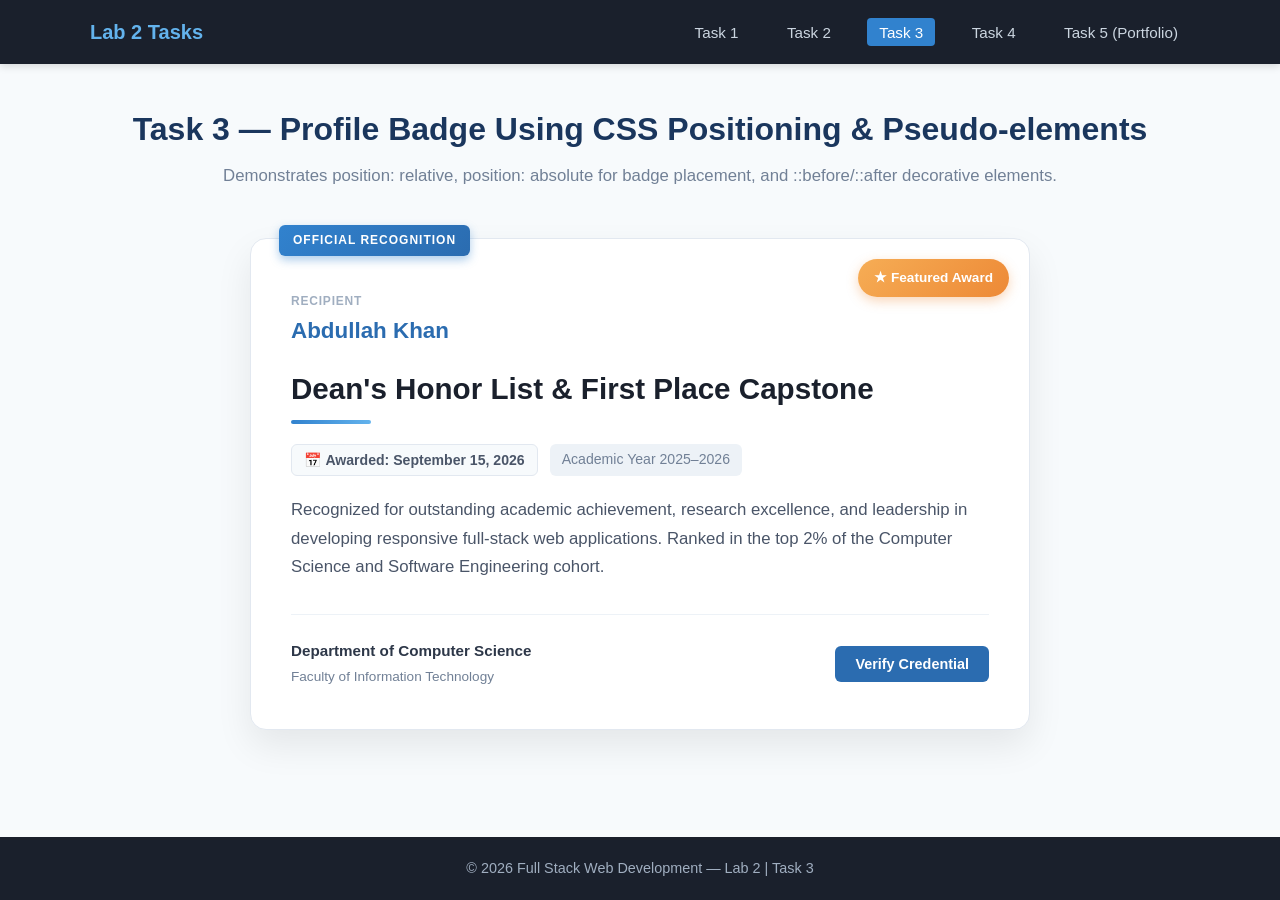
<file: task3.html>
<!DOCTYPE html>
<html lang="en">
<head>
  <meta charset="UTF-8">
  <meta name="viewport" content="width=device-width, initial-scale=1.0">
  <title>Task 3 — Profile Badge Using CSS Positioning and Pseudo-elements</title>
  <link rel="stylesheet" href="task3.css">
</head>
<body>

  <!-- Top Navigation -->
  <header class="top-nav">
    <div class="nav-container">
      <div class="brand">Lab 2 Tasks</div>
      <nav class="nav-links">
        <a href="task1.html">Task 1</a>
        <a href="task2.html">Task 2</a>
        <a href="task3.html" class="active">Task 3</a>
        <a href="task4.html">Task 4</a>
        <a href="index.html">Task 5 (Portfolio)</a>
      </nav>
    </div>
  </header>

  <main class="page-wrapper">
    <div class="task-banner">
      <h1>Task 3 — Profile Badge Using CSS Positioning &amp; Pseudo-elements</h1>
      <p>Demonstrates position: relative, position: absolute for badge placement, and ::before/::after decorative elements.</p>
    </div>

    <section class="achievement-section">
      <!-- Requirement 1: Main card uses position: relative -->
      <!-- Requirement 3: Uses ::before or ::after to create decorative label or line -->
      <div class="achievement-card">
        
        <!-- Requirement 2 & 4: Featured badge uses position: absolute at top-right corner -->
        <span class="featured-badge">★ Featured Award</span>

        <div class="card-inner">
          <div class="student-meta">
            <span class="meta-label">Recipient</span>
            <h3 class="student-name">Abdullah Khan</h3>
          </div>

          <!-- Title with ::after decorative line -->
          <h2 class="achievement-title">Dean's Honor List &amp; First Place Capstone</h2>

          <div class="date-badge-wrapper">
            <span class="achievement-date">📅 Awarded: September 15, 2026</span>
            <span class="academic-year">Academic Year 2025–2026</span>
          </div>

          <p class="achievement-description">
            Recognized for outstanding academic achievement, research excellence, and leadership in developing responsive full-stack web applications. Ranked in the top 2% of the Computer Science and Software Engineering cohort.
          </p>

          <div class="achievement-footer">
            <div class="issuer-info">
              <strong>Department of Computer Science</strong>
              <span>Faculty of Information Technology</span>
            </div>
            <button class="verify-btn" type="button">Verify Credential</button>
          </div>
        </div>
      </div>
    </section>
  </main>

  <footer class="footer">
    <p>&copy; 2026 Full Stack Web Development — Lab 2 | Task 3</p>
  </footer>

</body>
</html>
</file>
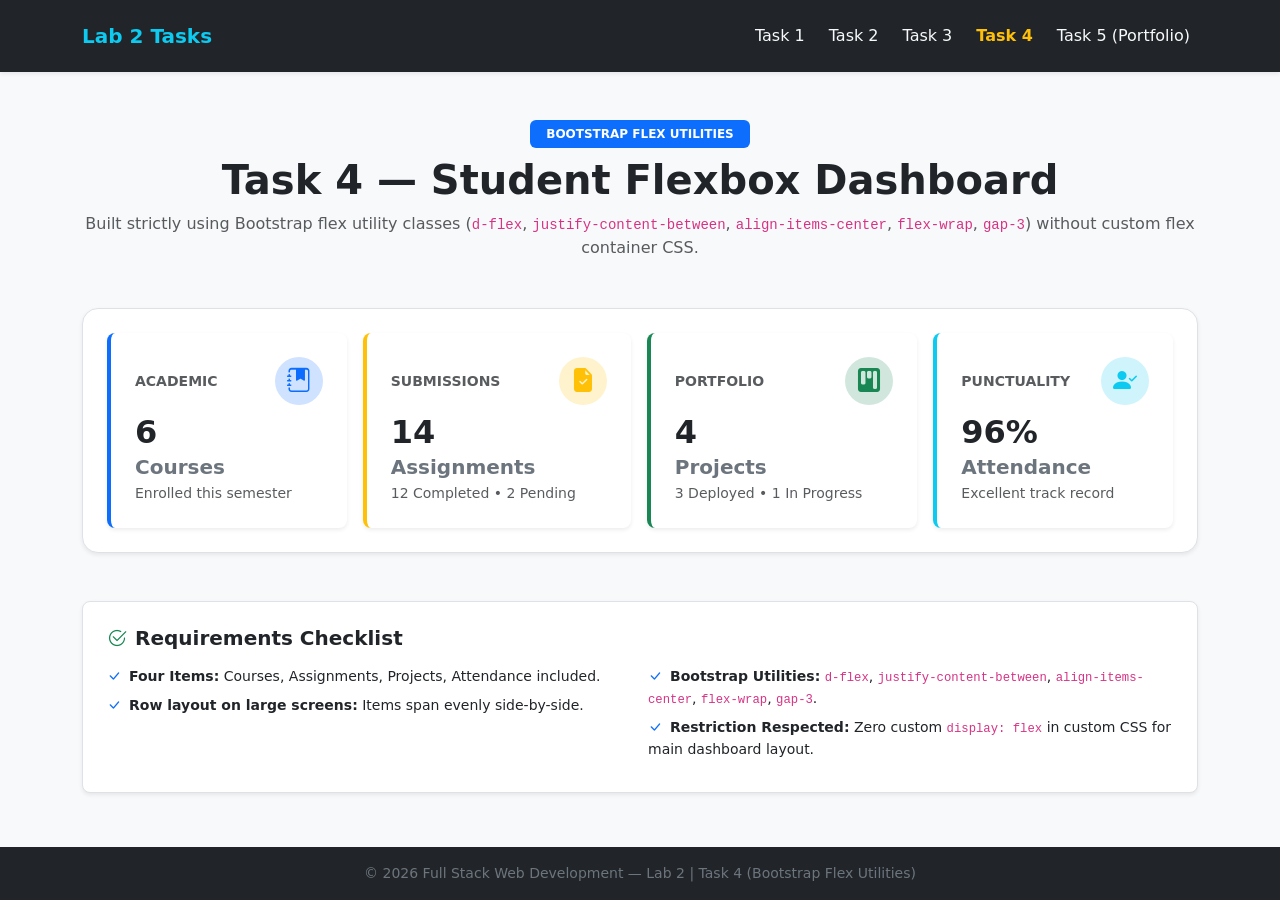
<file: task4.html>
<!DOCTYPE html>
<html lang="en">
<head>
  <meta charset="UTF-8">
  <meta name="viewport" content="width=device-width, initial-scale=1.0">
  <title>Task 4 — Bootstrap Flexbox Dashboard</title>
  <!-- Bootstrap 5 CSS -->
  <link href="https://cdn.jsdelivr.net/npm/bootstrap@5.3.3/dist/css/bootstrap.min.css" rel="stylesheet">
  <!-- Bootstrap Icons -->
  <link href="https://cdn.jsdelivr.net/npm/bootstrap-icons@1.11.3/font/bootstrap-icons.min.css" rel="stylesheet">
  <!-- Custom CSS for theme & item aesthetics (Main layout strictly uses Bootstrap Flex utilities) -->
  <link rel="stylesheet" href="task4.css">
</head>
<body class="bg-light min-vh-100 d-flex flex-column">

  <!-- Top Navigation -->
  <header class="navbar navbar-expand bg-dark navbar-dark py-3 shadow-sm">
    <div class="container">
      <span class="navbar-brand fw-bold text-info">Lab 2 Tasks</span>
      <div class="navbar-nav ms-auto gap-2">
        <a class="nav-link text-light" href="task1.html">Task 1</a>
        <a class="nav-link text-light" href="task2.html">Task 2</a>
        <a class="nav-link text-light" href="task3.html">Task 3</a>
        <a class="nav-link active fw-bold text-warning" href="task4.html">Task 4</a>
        <a class="nav-link text-light" href="index.html">Task 5 (Portfolio)</a>
      </div>
    </div>
  </header>

  <main class="container my-5 flex-grow-1">
    <div class="text-center mb-5">
      <span class="badge bg-primary px-3 py-2 text-uppercase mb-2">Bootstrap Flex Utilities</span>
      <h1 class="fw-bold text-dark">Task 4 — Student Flexbox Dashboard</h1>
      <p class="text-muted">
        Built strictly using Bootstrap flex utility classes (<code>d-flex</code>, <code>justify-content-between</code>, <code>align-items-center</code>, <code>flex-wrap</code>, <code>gap-3</code>) without custom flex container CSS.
      </p>
    </div>

    <!-- 
      MAIN DASHBOARD CONTAINER
      Strictly uses Bootstrap Flex Utilities:
      - d-flex
      - justify-content-between
      - align-items-center
      - flex-wrap
      - gap-3
    -->
    <div class="d-flex justify-content-between align-items-center flex-wrap gap-3 dashboard-wrapper p-4 bg-white rounded-4 shadow-sm border">

      <!-- Item 1: Courses -->
      <div class="dashboard-item flex-fill p-4 rounded-3 border-start border-primary border-4 shadow-sm bg-body">
        <div class="d-flex justify-content-between align-items-center mb-2">
          <span class="text-uppercase text-muted small fw-semibold">Academic</span>
          <div class="icon-circle bg-primary-subtle text-primary">
            <i class="bi bi-journal-bookmark-fill fs-4"></i>
          </div>
        </div>
        <h2 class="fw-bold mb-1 text-dark">6</h2>
        <h5 class="fw-semibold text-secondary mb-1">Courses</h5>
        <p class="text-muted small mb-0">Enrolled this semester</p>
      </div>

      <!-- Item 2: Assignments -->
      <div class="dashboard-item flex-fill p-4 rounded-3 border-start border-warning border-4 shadow-sm bg-body">
        <div class="d-flex justify-content-between align-items-center mb-2">
          <span class="text-uppercase text-muted small fw-semibold">Submissions</span>
          <div class="icon-circle bg-warning-subtle text-warning">
            <i class="bi bi-file-earmark-check-fill fs-4"></i>
          </div>
        </div>
        <h2 class="fw-bold mb-1 text-dark">14</h2>
        <h5 class="fw-semibold text-secondary mb-1">Assignments</h5>
        <p class="text-muted small mb-0">12 Completed &bull; 2 Pending</p>
      </div>

      <!-- Item 3: Projects -->
      <div class="dashboard-item flex-fill p-4 rounded-3 border-start border-success border-4 shadow-sm bg-body">
        <div class="d-flex justify-content-between align-items-center mb-2">
          <span class="text-uppercase text-muted small fw-semibold">Portfolio</span>
          <div class="icon-circle bg-success-subtle text-success">
            <i class="bi bi-kanban-fill fs-4"></i>
          </div>
        </div>
        <h2 class="fw-bold mb-1 text-dark">4</h2>
        <h5 class="fw-semibold text-secondary mb-1">Projects</h5>
        <p class="text-muted small mb-0">3 Deployed &bull; 1 In Progress</p>
      </div>

      <!-- Item 4: Attendance -->
      <div class="dashboard-item flex-fill p-4 rounded-3 border-start border-info border-4 shadow-sm bg-body">
        <div class="d-flex justify-content-between align-items-center mb-2">
          <span class="text-uppercase text-muted small fw-semibold">Punctuality</span>
          <div class="icon-circle bg-info-subtle text-info">
            <i class="bi bi-person-check-fill fs-4"></i>
          </div>
        </div>
        <h2 class="fw-bold mb-1 text-dark">96%</h2>
        <h5 class="fw-semibold text-secondary mb-1">Attendance</h5>
        <p class="text-muted small mb-0">Excellent track record</p>
      </div>

    </div>

    <!-- Requirement Compliance Summary Card -->
    <div class="mt-5 p-4 bg-white rounded-3 border shadow-sm">
      <h5 class="fw-bold text-dark mb-3"><i class="bi bi-check2-circle text-success me-2"></i>Requirements Checklist</h5>
      <div class="row g-3 small">
        <div class="col-md-6">
          <ul class="list-unstyled mb-0">
            <li class="mb-2"><i class="bi bi-check-lg text-primary me-2"></i><strong>Four Items:</strong> Courses, Assignments, Projects, Attendance included.</li>
            <li class="mb-2"><i class="bi bi-check-lg text-primary me-2"></i><strong>Row layout on large screens:</strong> Items span evenly side-by-side.</li>
          </ul>
        </div>
        <div class="col-md-6">
          <ul class="list-unstyled mb-0">
            <li class="mb-2"><i class="bi bi-check-lg text-primary me-2"></i><strong>Bootstrap Utilities:</strong> <code>d-flex</code>, <code>justify-content-between</code>, <code>align-items-center</code>, <code>flex-wrap</code>, <code>gap-3</code>.</li>
            <li class="mb-2"><i class="bi bi-check-lg text-primary me-2"></i><strong>Restriction Respected:</strong> Zero custom <code>display: flex</code> in custom CSS for main dashboard layout.</li>
          </ul>
        </div>
      </div>
    </div>
  </main>

  <footer class="bg-dark text-secondary py-3 text-center small mt-auto">
    <div class="container">
      &copy; 2026 Full Stack Web Development — Lab 2 | Task 4 (Bootstrap Flex Utilities)
    </div>
  </footer>

  <!-- Bootstrap 5 Bundle JS -->
  <script src="https://cdn.jsdelivr.net/npm/bootstrap@5.3.3/dist/js/bootstrap.bundle.min.js"></script>
</body>
</html>
</file>
<file: task3.css>
/* =========================================
   TASK 3: PROFILE BADGE USING CSS POSITIONING
   AND PSEUDO-ELEMENTS
   ========================================= */

* {
  box-sizing: border-box;
  margin: 0;
  padding: 0;
}

body {
  font-family: 'Segoe UI', Tahoma, Geneva, Verdana, sans-serif;
  background-color: #f7fafc;
  color: #2d3748;
  line-height: 1.6;
  min-height: 100vh;
  display: flex;
  flex-direction: column;
}

/* Header & Nav */
.top-nav {
  background: #1a202c;
  padding: 1rem 1.5rem;
  box-shadow: 0 2px 8px rgba(0, 0, 0, 0.15);
}

.nav-container {
  max-width: 1100px;
  margin: 0 auto;
  display: flex;
  justify-content: space-between;
  align-items: center;
}

.brand {
  color: #63b3ed;
  font-weight: 700;
  font-size: 1.25rem;
}

.nav-links a {
  color: #cbd5e0;
  text-decoration: none;
  margin-left: 1.25rem;
  font-size: 0.95rem;
  padding: 0.35rem 0.75rem;
  border-radius: 4px;
  transition: background-color 0.2s, color 0.2s;
}

.nav-links a:hover,
.nav-links a.active {
  background: #3182ce;
  color: #ffffff;
}

/* Page Wrapper */
.page-wrapper {
  max-width: 1100px;
  margin: 2.5rem auto;
  padding: 0 1.5rem;
  flex: 1;
}

.task-banner {
  text-align: center;
  margin-bottom: 3rem;
}

.task-banner h1 {
  font-size: 2rem;
  color: #1a365d;
  margin-bottom: 0.5rem;
}

.task-banner p {
  color: #718096;
  font-size: 1.05rem;
}

/* =========================================
   Requirement 1: The main card must use
   position: relative;
   ========================================= */
.achievement-section {
  display: flex;
  justify-content: center;
  align-items: center;
}

.achievement-card {
  position: relative; /* REQUIRED: position relative */
  max-width: 780px;
  width: 100%;
  background: #ffffff;
  border-radius: 16px;
  padding: 3rem 2.5rem 2.5rem 2.5rem;
  box-shadow: 0 16px 36px rgba(0, 0, 0, 0.08);
  border: 1px solid #e2e8f0;
  overflow: visible;
  transition: transform 0.3s ease, box-shadow 0.3s ease;
}

.achievement-card:hover {
  transform: translateY(-4px);
  box-shadow: 0 20px 40px rgba(0, 0, 0, 0.12);
}

/* =========================================
   Requirement 3: Use ::before or ::after to
   create a decorative label or line.
   Here, ::before creates a decorative ribbon label at top-left.
   ========================================= */
.achievement-card::before {
  content: "OFFICIAL RECOGNITION";
  position: absolute;
  top: -14px;
  left: 28px;
  background: linear-gradient(135deg, #3182ce, #2b6cb0);
  color: #ffffff;
  font-size: 0.75rem;
  font-weight: 700;
  letter-spacing: 1px;
  text-transform: uppercase;
  padding: 6px 14px;
  border-radius: 6px;
  box-shadow: 0 4px 10px rgba(49, 130, 206, 0.4);
}

/* =========================================
   Requirement 2 & 4:
   - The Featured badge must use position: absolute;
   - The badge must appear at the top-right corner of the card.
   ========================================= */
.featured-badge {
  position: absolute; /* REQUIRED: position absolute */
  top: 20px;          /* REQUIRED: top-right corner */
  right: 20px;
  background: linear-gradient(135deg, #f6ad55, #ed8936);
  color: #ffffff;
  font-size: 0.85rem;
  font-weight: 700;
  padding: 8px 16px;
  border-radius: 20px;
  box-shadow: 0 4px 12px rgba(237, 137, 54, 0.35);
  display: inline-flex;
  align-items: center;
  gap: 6px;
}

/* Card Content Details */
.card-inner {
  display: flex;
  flex-direction: column;
}

.student-meta {
  margin-bottom: 0.75rem;
}

.meta-label {
  font-size: 0.75rem;
  text-transform: uppercase;
  letter-spacing: 0.8px;
  color: #a0aec0;
  font-weight: 700;
}

.student-name {
  font-size: 1.4rem;
  color: #2b6cb0;
  font-weight: 700;
}

/* Decorative line under title using ::after */
.achievement-title {
  font-size: 1.85rem;
  color: #1a202c;
  font-weight: 700;
  margin-top: 0.25rem;
  margin-bottom: 1.25rem;
  position: relative;
  padding-bottom: 0.75rem;
}

/* Requirement 3 (Line): Decorative line using ::after */
.achievement-title::after {
  content: "";
  position: absolute;
  bottom: 0;
  left: 0;
  width: 80px;
  height: 4px;
  border-radius: 2px;
  background: linear-gradient(90deg, #3182ce, #63b3ed);
}

.date-badge-wrapper {
  display: flex;
  flex-wrap: wrap;
  gap: 0.75rem;
  margin-bottom: 1.25rem;
}

.achievement-date {
  background: #f7fafc;
  border: 1px solid #e2e8f0;
  color: #4a5568;
  font-size: 0.88rem;
  font-weight: 600;
  padding: 4px 12px;
  border-radius: 6px;
}

.academic-year {
  background: #edf2f7;
  color: #718096;
  font-size: 0.88rem;
  font-weight: 500;
  padding: 4px 12px;
  border-radius: 6px;
}

.achievement-description {
  color: #4a5568;
  font-size: 1.05rem;
  line-height: 1.7;
  margin-bottom: 2rem;
}

.achievement-footer {
  border-top: 1px solid #edf2f7;
  padding-top: 1.5rem;
  display: flex;
  justify-content: space-between;
  align-items: center;
  flex-wrap: wrap;
  gap: 1rem;
}

.issuer-info strong {
  display: block;
  color: #2d3748;
  font-size: 0.95rem;
}

.issuer-info span {
  color: #718096;
  font-size: 0.85rem;
}

.verify-btn {
  background: #2b6cb0;
  color: white;
  border: none;
  padding: 0.65rem 1.25rem;
  font-size: 0.9rem;
  font-weight: 600;
  border-radius: 6px;
  cursor: pointer;
  transition: background-color 0.2s;
}

.verify-btn:hover {
  background: #2c5282;
}

/* Responsive */
@media (max-width: 600px) {
  .achievement-card {
    padding: 3.5rem 1.5rem 1.5rem 1.5rem;
  }

  .featured-badge {
    top: 15px;
    right: 15px;
    font-size: 0.75rem;
    padding: 6px 12px;
  }

  .achievement-title {
    font-size: 1.4rem;
  }
}

/* Footer */
.footer {
  background: #1a202c;
  color: #a0aec0;
  text-align: center;
  padding: 1.25rem;
  font-size: 0.9rem;
}
</file>
<file: task4.css>
/* =========================================
   TASK 4: BOOTSTRAP FLEXBOX DASHBOARD
   NOTE: Restriction strictly observed:
   NO display: flex is defined here for the
   main dashboard layout. All flex layout is
   handled via Bootstrap utility classes.
   ========================================= */

.dashboard-wrapper {
  background-color: #ffffff;
  transition: box-shadow 0.3s ease;
}

/* Individual Dashboard Cards */
.dashboard-item {
  min-width: 220px;
  background: #ffffff;
  transition: transform 0.25s ease, box-shadow 0.25s ease;
}

.dashboard-item:hover {
  transform: translateY(-5px);
  box-shadow: 0 10px 24px rgba(0, 0, 0, 0.08) !important;
}

/* Rounded Icon containers */
.icon-circle {
  width: 48px;
  height: 48px;
  border-radius: 50%;
  display: flex; /* only used for internal icon centering */
  justify-content: center;
  align-items: center;
}

/* Responsive adjustment if needed */
@media (max-width: 576px) {
  .dashboard-item {
    min-width: 100%;
  }
}
</file>
